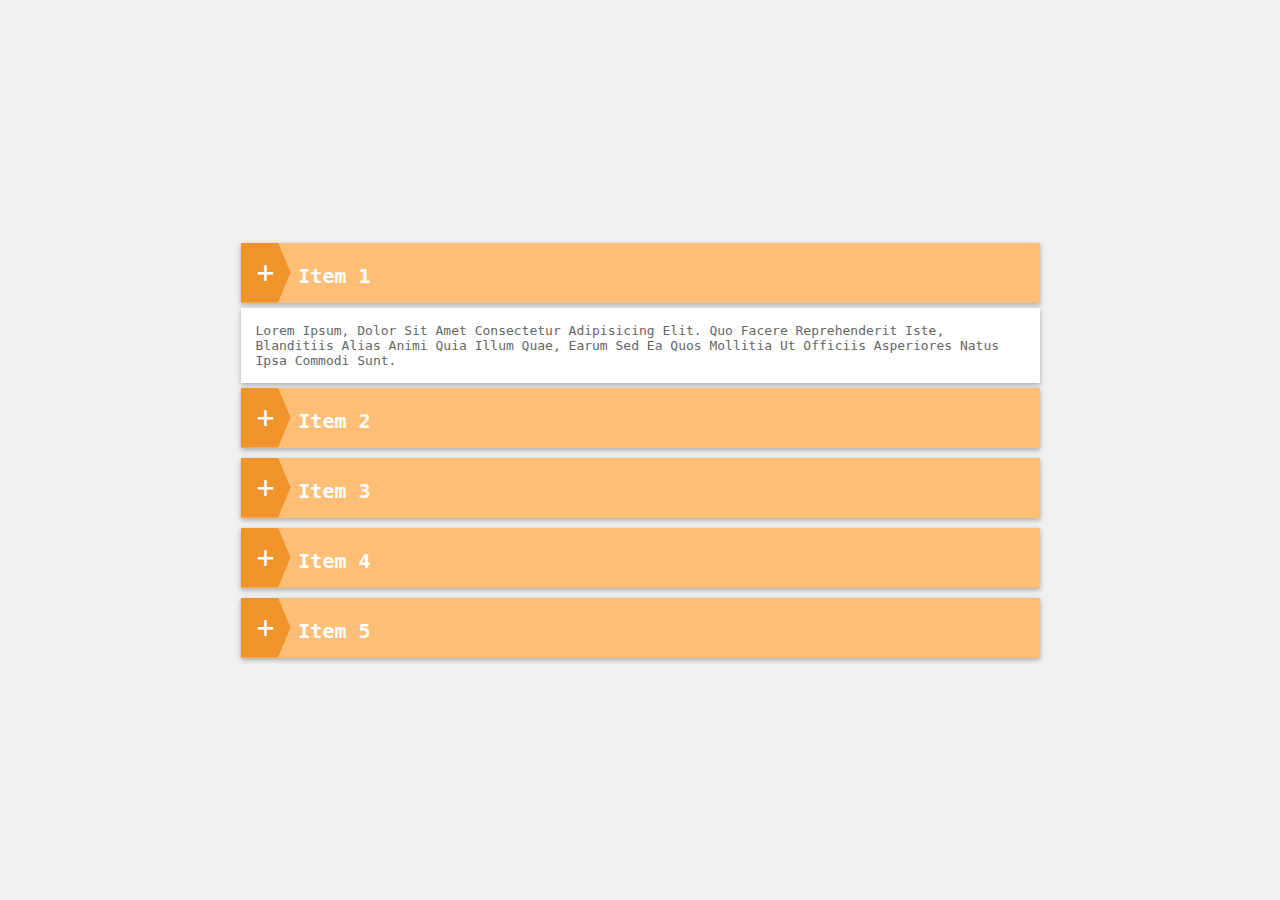
<file: AccordeonMenu/index.html>
<!DOCTYPE html>
<html lang="en">
<head>
    <meta charset="UTF-8">
    <meta http-equiv="X-UA-Compatible" content="IE=edge">
    <meta name="viewport" content="width=device-width, initial-scale=1.0">
    <link rel="stylesheet" href="style.css">
    <title>Accordeon</title>
</head>
<body>
    
    <div class="accordion-container">

        <div class="accordion">
            <div class="accordion-header">
                <span class="icon">+</span>
                <h3>item 1</h3>
            </div>
            <div class="accordion-body">
                <p>Lorem ipsum, dolor sit amet consectetur adipisicing elit. Quo facere reprehenderit iste, blanditiis alias animi quia illum quae, earum sed ea quos mollitia ut officiis asperiores natus ipsa commodi sunt.</p>
            </div>
        </div>

        <div class="accordion">
            <div class="accordion-header">
                <span class="icon">+</span>
                <h3>item 2</h3>
            </div>
            <div class="accordion-body">
                <p>Lorem ipsum, dolor sit amet consectetur adipisicing elit. Quo facere reprehenderit iste, blanditiis alias animi quia illum quae, earum sed ea quos mollitia ut officiis asperiores natus ipsa commodi sunt.</p>
            </div>
        </div>

        <div class="accordion">
            <div class="accordion-header">
                <span class="icon">+</span>
                <h3>item 3</h3>
            </div>
            <div class="accordion-body">
                <p>Lorem ipsum, dolor sit amet consectetur adipisicing elit. Quo facere reprehenderit iste, blanditiis alias animi quia illum quae, earum sed ea quos mollitia ut officiis asperiores natus ipsa commodi sunt.</p>
            </div>
        </div>
        <div class="accordion">
            <div class="accordion-header">
                <span class="icon">+</span>
                <h3>item 4</h3>
            </div>
            <div class="accordion-body">
                <p>Lorem ipsum, dolor sit amet consectetur adipisicing elit. Quo facere reprehenderit iste, blanditiis alias animi quia illum quae, earum sed ea quos mollitia ut officiis asperiores natus ipsa commodi sunt.</p>
            </div>
        </div>

        <div class="accordion">
            <div class="accordion-header">
                <span class="icon">+</span>
                <h3>item 5</h3>
            </div>
            <div class="accordion-body">
                <p>Lorem ipsum, dolor sit amet consectetur adipisicing elit. Quo facere reprehenderit iste, blanditiis alias animi quia illum quae, earum sed ea quos mollitia ut officiis asperiores natus ipsa commodi sunt.</p>
            </div>
        </div>


    </div>

<script src='https://cdnjs.cloudflare.com/ajax/libs/jquery/3.5.1/jquery.min.js'></script>
<script>
    $(document).ready(function(){

        $(".accordion-header").click(function(){
            $('.accordion .accordion-body').slideUp();
            $(this).next('.accordion-body').slideDown();
            $('.accordion .accordion-header .icon').text('+');
            $(this).children('.icon').text('-');
        })
    });
</script>    
</body>
</html>
</file>
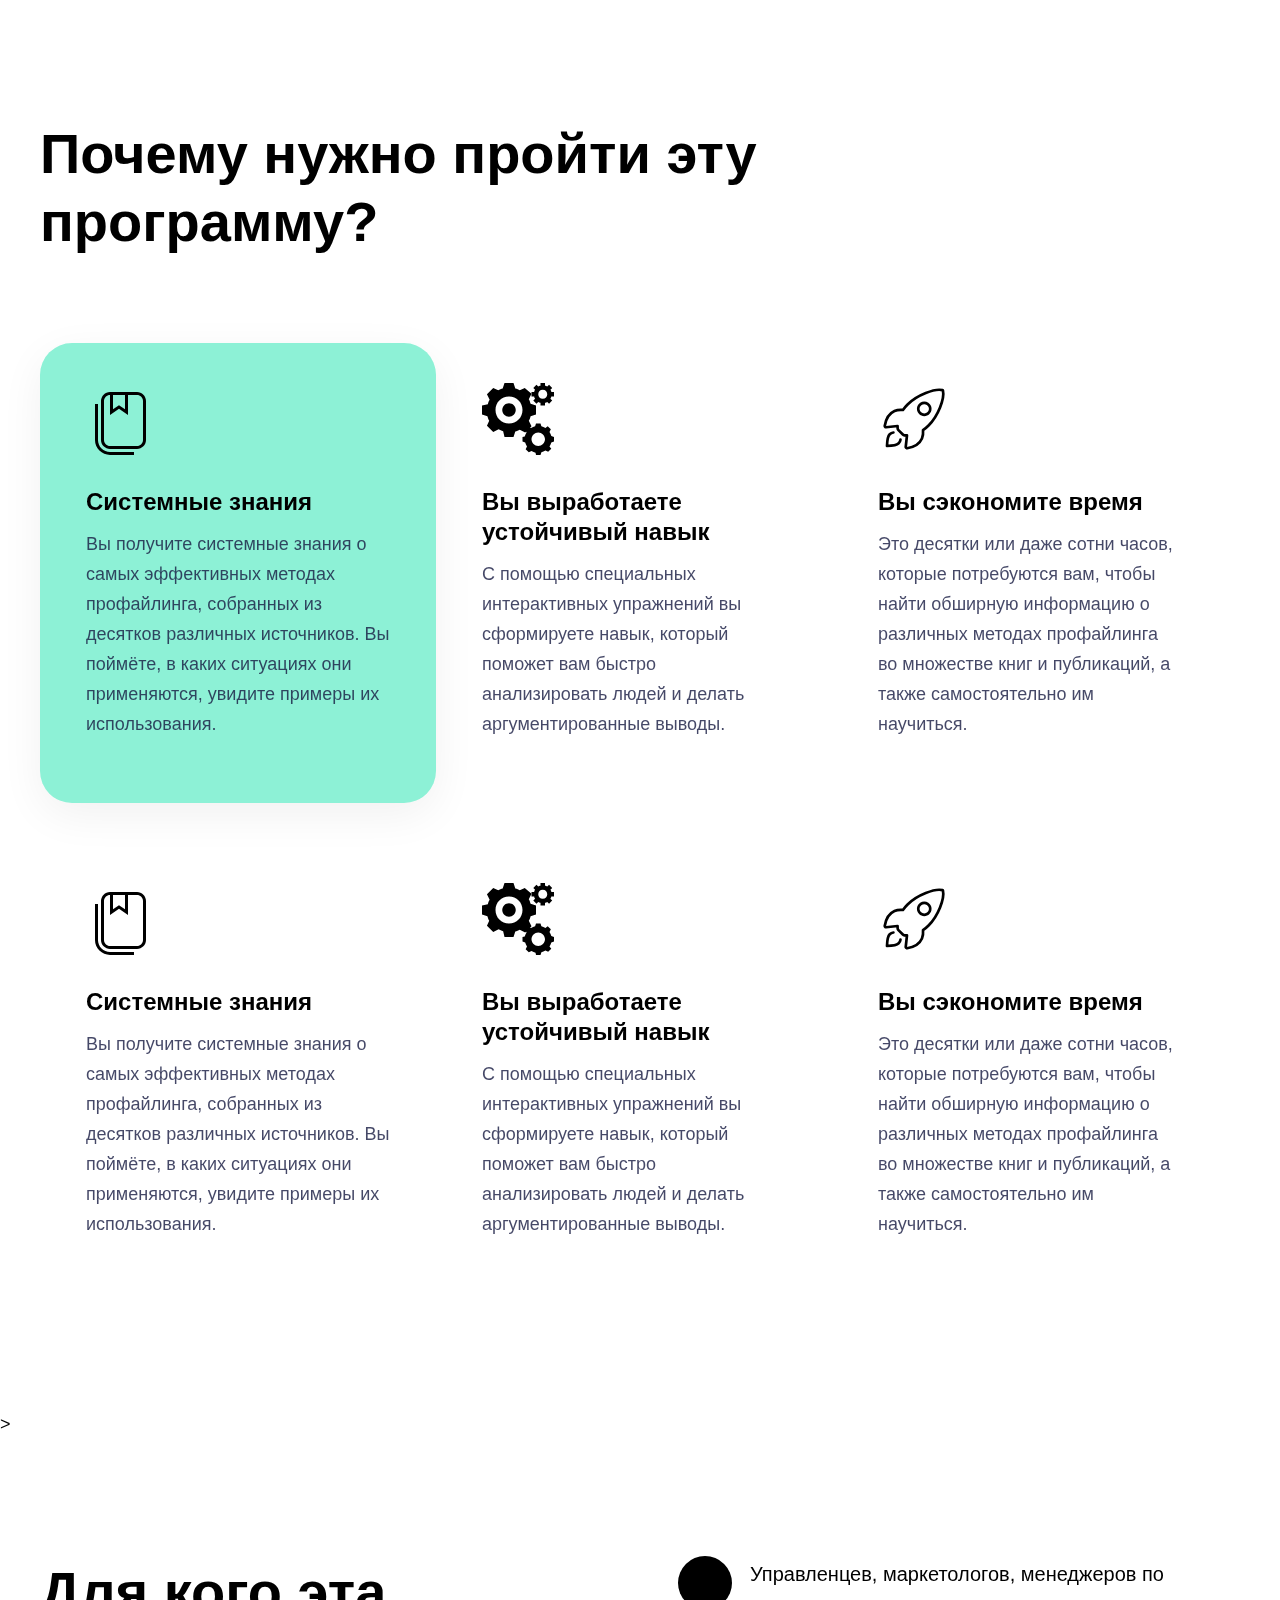
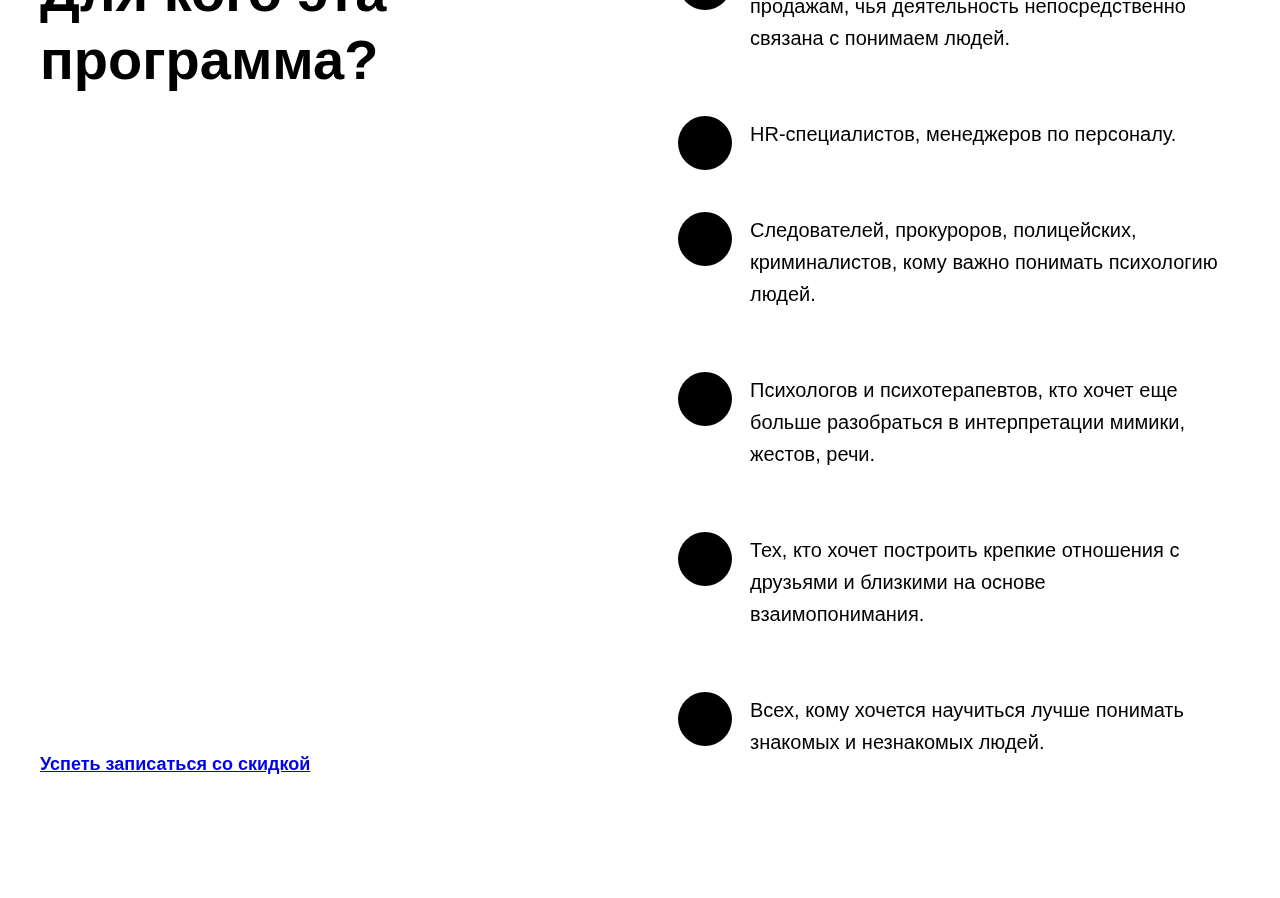
<file: Block_hover/index.html>
<!DOCTYPE html>
<html lang="en">
<head>
    <meta charset="UTF-8">
    <meta name="viewport" content="width=device-width, initial-scale=1.0">
    <title>Эффект наведения на блоке</title>
    <link rel="stylesheet" href="style.css">
</head>
<body>
    <div class="section-box why">
        <div class="z-container">
          <h2 class="why__heading heading-2">Почему нужно пройти эту программу?</h2>
          <div class="underheaddescr"></div>
            <div class="why__list">

                <div class="why__item advantage">
                    <div class="advantage__inner">
                        <div class="advantage__iconbox">
                            <span class="icon book">
                        </div>
                        <h4 class="advantage__title heading-5">Системные знания</h4>
                        <p class="advantage__text paragraph">Вы получите системные знания о самых эффективных методах профайлинга, собранных из десятков различных источников. Вы поймёте, в каких ситуациях они применяются, увидите примеры их использования.</p>
                    </div>
                </div>          
                
                <div class="why__item advantage">
                    <div class="advantage__inner">
                        <div class="advantage__iconbox">
                            <span class="icon cogs">
                        </div>
                        <h4 class="advantage__title heading-5">Вы выработаете устойчивый навык</h4>
                        <p class="advantage__text paragraph">С помощью специальных интерактивных упражнений вы сформируете навык, который поможет вам быстро анализировать людей и делать аргументированные выводы.</p>
                    </div>
                </div>          

                <div class="why__item advantage">
                    <div class="advantage__inner">
                        <div class="advantage__iconbox">
                            <span class="icon rocket">
                        </div>
                        <h4 class="advantage__title heading-5">Вы сэкономите время</h4>
                        <p class="advantage__text paragraph">Это десятки или даже сотни часов, которые потребуются вам, чтобы найти обширную информацию о различных методах профайлинга во множестве книг и публикаций, а также самостоятельно им научиться.</p>
                    </div>
                </div>


                <div class="why__item advantage">
                    <div class="advantage__inner">
                        <div class="advantage__iconbox">
                            <span class="icon book">
                        </div>
                        <h4 class="advantage__title heading-5">Системные знания</h4>
                        <p class="advantage__text paragraph">Вы получите системные знания о самых эффективных методах профайлинга, собранных из десятков различных источников. Вы поймёте, в каких ситуациях они применяются, увидите примеры их использования.</p>
                    </div>
                </div>          
                
                <div class="why__item advantage">
                    <div class="advantage__inner">
                        <div class="advantage__iconbox">
                            <span class="icon cogs">
                        </div>
                        <h4 class="advantage__title heading-5">Вы выработаете устойчивый навык</h4>
                        <p class="advantage__text paragraph">С помощью специальных интерактивных упражнений вы сформируете навык, который поможет вам быстро анализировать людей и делать аргументированные выводы.</p>
                    </div>
                </div>          

                <div class="why__item advantage">
                    <div class="advantage__inner">
                        <div class="advantage__iconbox">
                            <span class="icon rocket">
                        </div>
                        <h4 class="advantage__title heading-5">Вы сэкономите время</h4>
                        <p class="advantage__text paragraph">Это десятки или даже сотни часов, которые потребуются вам, чтобы найти обширную информацию о различных методах профайлинга во множестве книг и публикаций, а также самостоятельно им научиться.</p>
                    </div>
                </div>




            </div>
        </div>
    </div>>


    <div class="section-box for">
        <div class="z-container">
          <div class="for__content">
            <h2 class="for__heading heading-2">Для кого эта программа?</h2>
            <div class="for__list for-list">

              <div class="for-list__item paragraph paragraph_large">
                  <span class="icon icon-man-and-woman"></span>
                  <b></b>
                  Управленцев, маркетологов, менеджеров по продажам, чья деятельность непосредственно связана с понимаем людей.
              </div>          

              <div class="for-list__item paragraph paragraph_large">
                  <span class="icon icon-group"></span>
                  <b></b>
                  HR-специалистов, менеджеров по персоналу.
              </div>          
              
              <div class="for-list__item paragraph paragraph_large">
                  <span class="icon icon-discussion"></span>
                  <b></b>
                  Следователей, прокуроров, полицейских, криминалистов, кому важно понимать психологию людей.
              </div>          
              
              <div class="for-list__item paragraph paragraph_large">
                  <span class="icon icon-dreaming"></span>
                  <b></b>
                  Психологов и психотерапевтов, кто хочет еще больше разобраться в интерпретации мимики, жестов, речи.
              </div>          
              
              <div class="for-list__item paragraph paragraph_large">
                  <span class="icon icon-joy"></span>
                  <b></b>
                  Тех, кто хочет построить крепкие отношения с друзьями и близкими на основе взаимопонимания.
              </div>          
              
              <div class="for-list__item paragraph paragraph_large">
                  <span class="icon icon-talk"></span>
                  <b></b>
                  Всех, кому хочется научиться лучше понимать знакомых и незнакомых людей.
              </div>
            </div>


            <div class="for__button-wrap">
              <a href="#payblockland" class="button ">
                <span class="button__icon"></span> 
                <span class="button-title button__text">Успеть записаться со скидкой</span>
              </a>

            </div>
          </div>
        </div>
      </div>



<script src="script.js"></script>

</body>
</html>
</file>
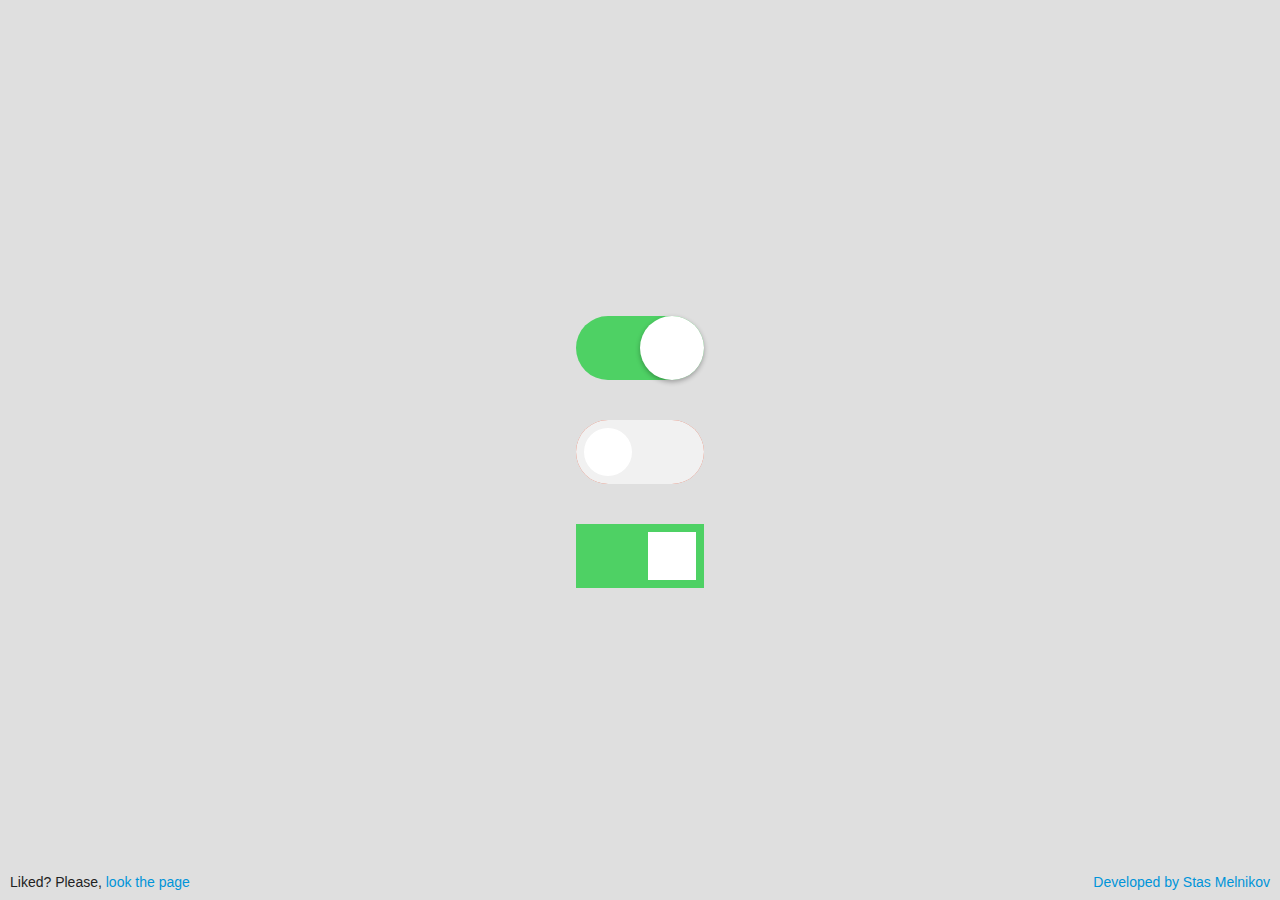
<file: Checkboxes/index.html>
<!DOCTYPE html>
<html >
<head>
  <meta charset="UTF-8">
  <title>Pure CSS Switches with Custom Properties</title>
  
  
  
      <link rel="stylesheet" href="css/style.css">

  
</head>

<body>
  <div class="page">
  <div class="page__demo">
    <div class="main-container">
      <div class="page__container">   
        <label class="switch switch_type1" role="switch">
          <input type="checkbox" class="switch__toggle" checked>
          <span class="switch__label"></span>
        </label>
        <label class="switch switch_type2" role="switch">
          <input type="checkbox" class="switch__toggle">
          <span class="switch__label"></span>
        </label>        
        <label class="switch switch_type3" role="switch">
          <input type="checkbox" class="switch__toggle" checked>
          <span class="switch__label"></span>
        </label>                
      </div>
    </div>
  </div>
  <footer class="footer">
    <div class="main-container footer__container">
      <span>Liked? Please, 
        <a href="https://stas-melnikov.ru/donate/" rel="noopener noreferrer" target="_blank">look the page</a>     
      </span>  
      <a href="https://stas-melnikov.ru" class="melnik909" rel="noopener noreferrer" target="_blank">Developed by Stas Melnikov</a>
    </div>
  </footer>
</div>
  
  
</body>
</html>
</file>
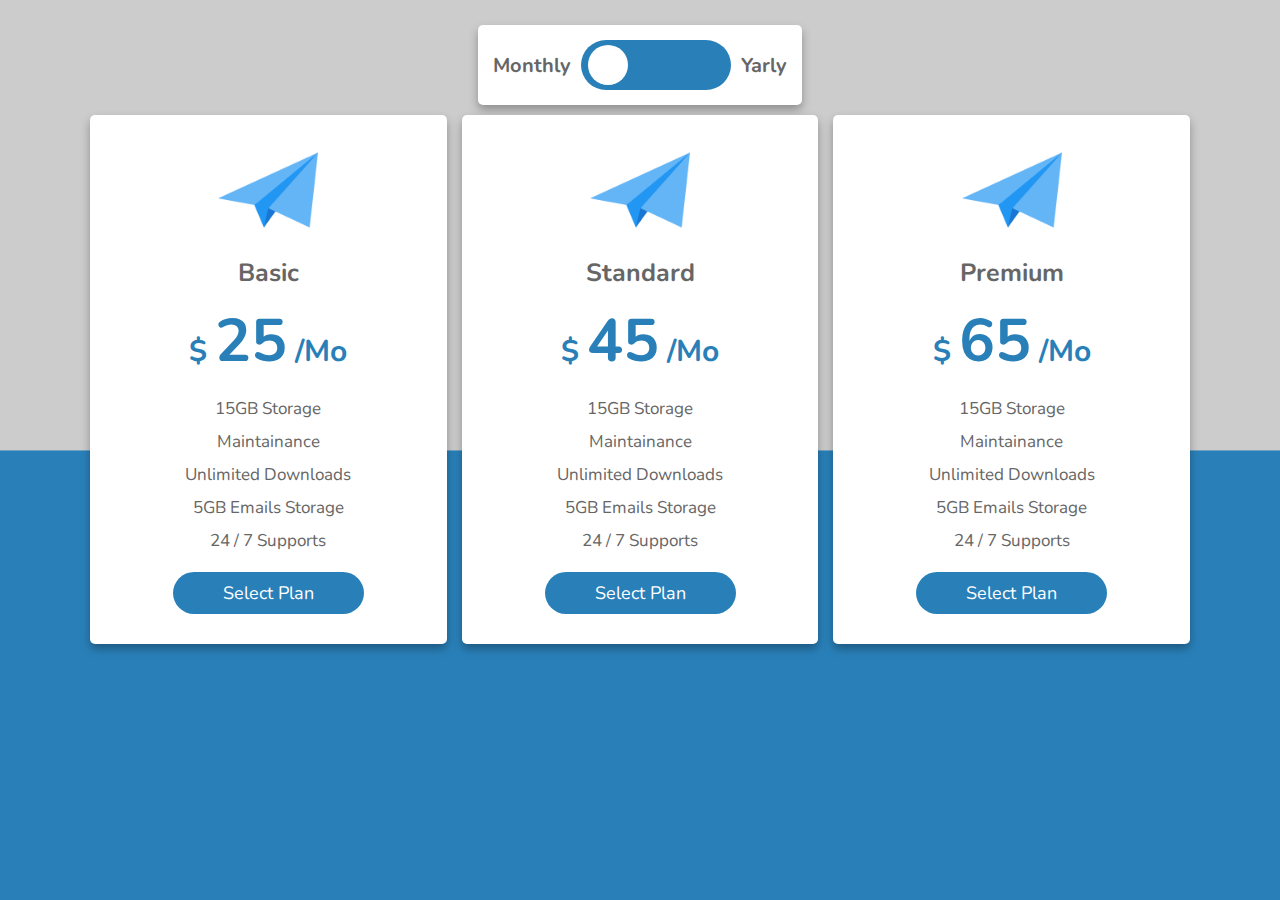
<file: PricingTable/index.html>
<!DOCTYPE html>
<html lang="en">
<head>
    <meta charset="UTF-8">
    <meta http-equiv="X-UA-Compatible" content="IE=edge">
    <meta name="viewport" content="width=device-width, initial-scale=1.
    0">
    <link rel="stylesheet" href="style.css">
    <title>Pricing Table</title>
</head>
<body>
    
    <div class="container">

        <div class="price-toggler-container">
            <span>monthly</span>
            <div class="price-toggler">

            </div>
            <span>yarly</span>

        </div>

        <div class="box-container">

            <div class="box">
                <img src="blue-paper-plane.png" alt="">
                <h3>basic</h3>
                <div class="amount">
                    <span class="currency">$</span>
                    <span class="price">25</span>
                    <span class="duration">/mo</span>
                </div>
                <ul>
                    <li>15GB storage</li>
                    <li>maintainance</li>
                    <li>unlimited downloads</li>
                    <li>5GB emails storage</li> 
                    <li>24 / 7 supports</li>
                </ul>
                <a href="#" class="btn">select plan</a>
            </div>

            <div class="box">
                <img src="blue-paper-plane.png" alt="">
                <h3>standard</h3>
                <div class="amount">
                    <span class="currency">$</span>
                    <span class="price">45</span>
                    <span class="duration">/mo</span>
                </div>
                <ul>
                    <li>15GB storage</li>
                    <li>maintainance</li>
                    <li>unlimited downloads</li>
                    <li>5GB emails storage</li> 
                    <li>24 / 7 supports</li>
                </ul>
                <a href="#" class="btn">select plan</a>
            </div>

            <div class="box">
                <img src="blue-paper-plane.png" alt="">
                <h3>premium</h3>
                <div class="amount">
                    <span class="currency">$</span>
                    <span class="price">65</span>
                    <span class="duration">/mo</span>
                </div>
                <ul>
                    <li>15GB storage</li>
                    <li>maintainance</li>
                    <li>unlimited downloads</li>
                    <li>5GB emails storage</li> 
                    <li>24 / 7 supports</li>
                </ul>
                <a href="#" class="btn">select plan</a>
            </div>


        </div>

    </div>

<script>

let priceToggler = document.querySelector('.price-toggler');
let price = document.querySelectorAll('.price');
let duration = document.querySelectorAll('.duration');

priceToggler.onclick = () =>{

    priceToggler.classList.toggle('active');

    if(priceToggler.classList.contains('active')){

        for(var k = 0; k < price.length; k++) {
            price[k].innerText = price[k].innerText * 10;
        }

        for(var i = 0; i < duration.length; i++) {
            duration[i].innerText = '/yr';
        }

    }else{
        for(var k = 0; k < price.length; k++) {
            price[k].innerText = price[k].innerText / 10;
        }
        
        for(var i = 0; i < duration.length; i++) {
            duration[i].innerText = '/mo';
        }



    }

}

</script>

</body>
</html>
</file>
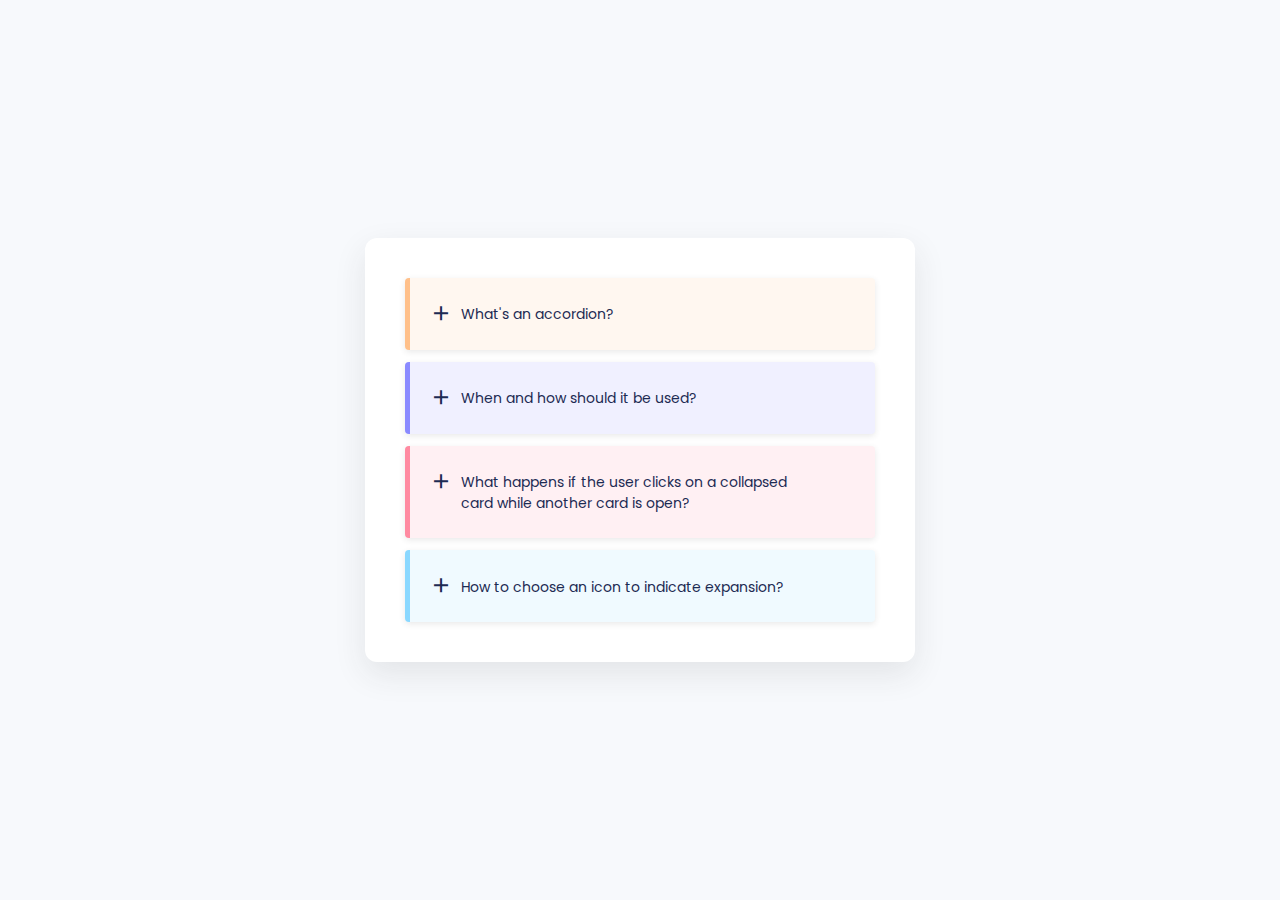
<file: Responsive-accordion/index.html>
<!DOCTYPE html>
    <html lang="en">
    <head>
        <meta charset="UTF-8">
        <meta name="viewport" content="width=device-width, initial-scale=1.0">

        <!--=============== BOXICONS ===============-->
        <link rel="stylesheet" href="https://cdn.jsdelivr.net/npm/boxicons@latest/css/boxicons.min.css">

        <!--=============== CSS ===============-->
        <link rel="stylesheet" href="assets/css/styles.css">

        <title>Accordion</title>
    </head>
    <body>
        <section class="accordion container">
            <div class="accordion__container">
                <div class="accordion__item">
                    <header class="accordion__header">
                        <i class='bx bx-plus accordion__icon'></i>
                        <h3 class="accordion__title">What's an accordion?</h3>
                    </header>
    
                    <div class="accordion__content">
                        <p class="accordion__description">
                            An accordion always contains the category title, an expanded and a collapsed state, 
                            an icon indicating expansion, and the spacing between them.
                        </p>
                    </div>
                </div>

                <div class="accordion__item">
                    <header class="accordion__header">
                        <i class='bx bx-plus accordion__icon'></i>
                        <h3 class="accordion__title">When and how should it be used?</h3>
                    </header>
    
                    <div class="accordion__content">
                        <p class="accordion__description">
                            It should be used when users only need a few key concepts or descriptions 
                            of the content on a single page.
                        </p>
                    </div>
                </div>

                <div class="accordion__item">
                    <header class="accordion__header">
                        <i class='bx bx-plus accordion__icon'></i>
                        <h3 class="accordion__title">What happens if the user clicks on a collapsed card while another card is open?</h3>
                    </header>
    
                    <div class="accordion__content">
                        <p class="accordion__description">
                            It happens that the open card was closed, to give way to the information of the next 
                            open card, but there are different designs that prefer it the other way around.
                        </p>
                    </div>
                </div>

                <div class="accordion__item">
                    <header class="accordion__header">
                        <i class='bx bx-plus accordion__icon'></i>
                        <h3 class="accordion__title">How to choose an icon to indicate expansion?</h3>
                    </header>
    
                    <div class="accordion__content">
                        <p class="accordion__description">
                            You must choose a different icon to open and close, so that the user 
                            understands what action he took.
                        </p>
                    </div>
                </div>
            </div>
        </section>

        <!--=============== MAIN JS ===============-->
        <script src="assets/js/main.js"></script>
    </body>
</html>
</file>
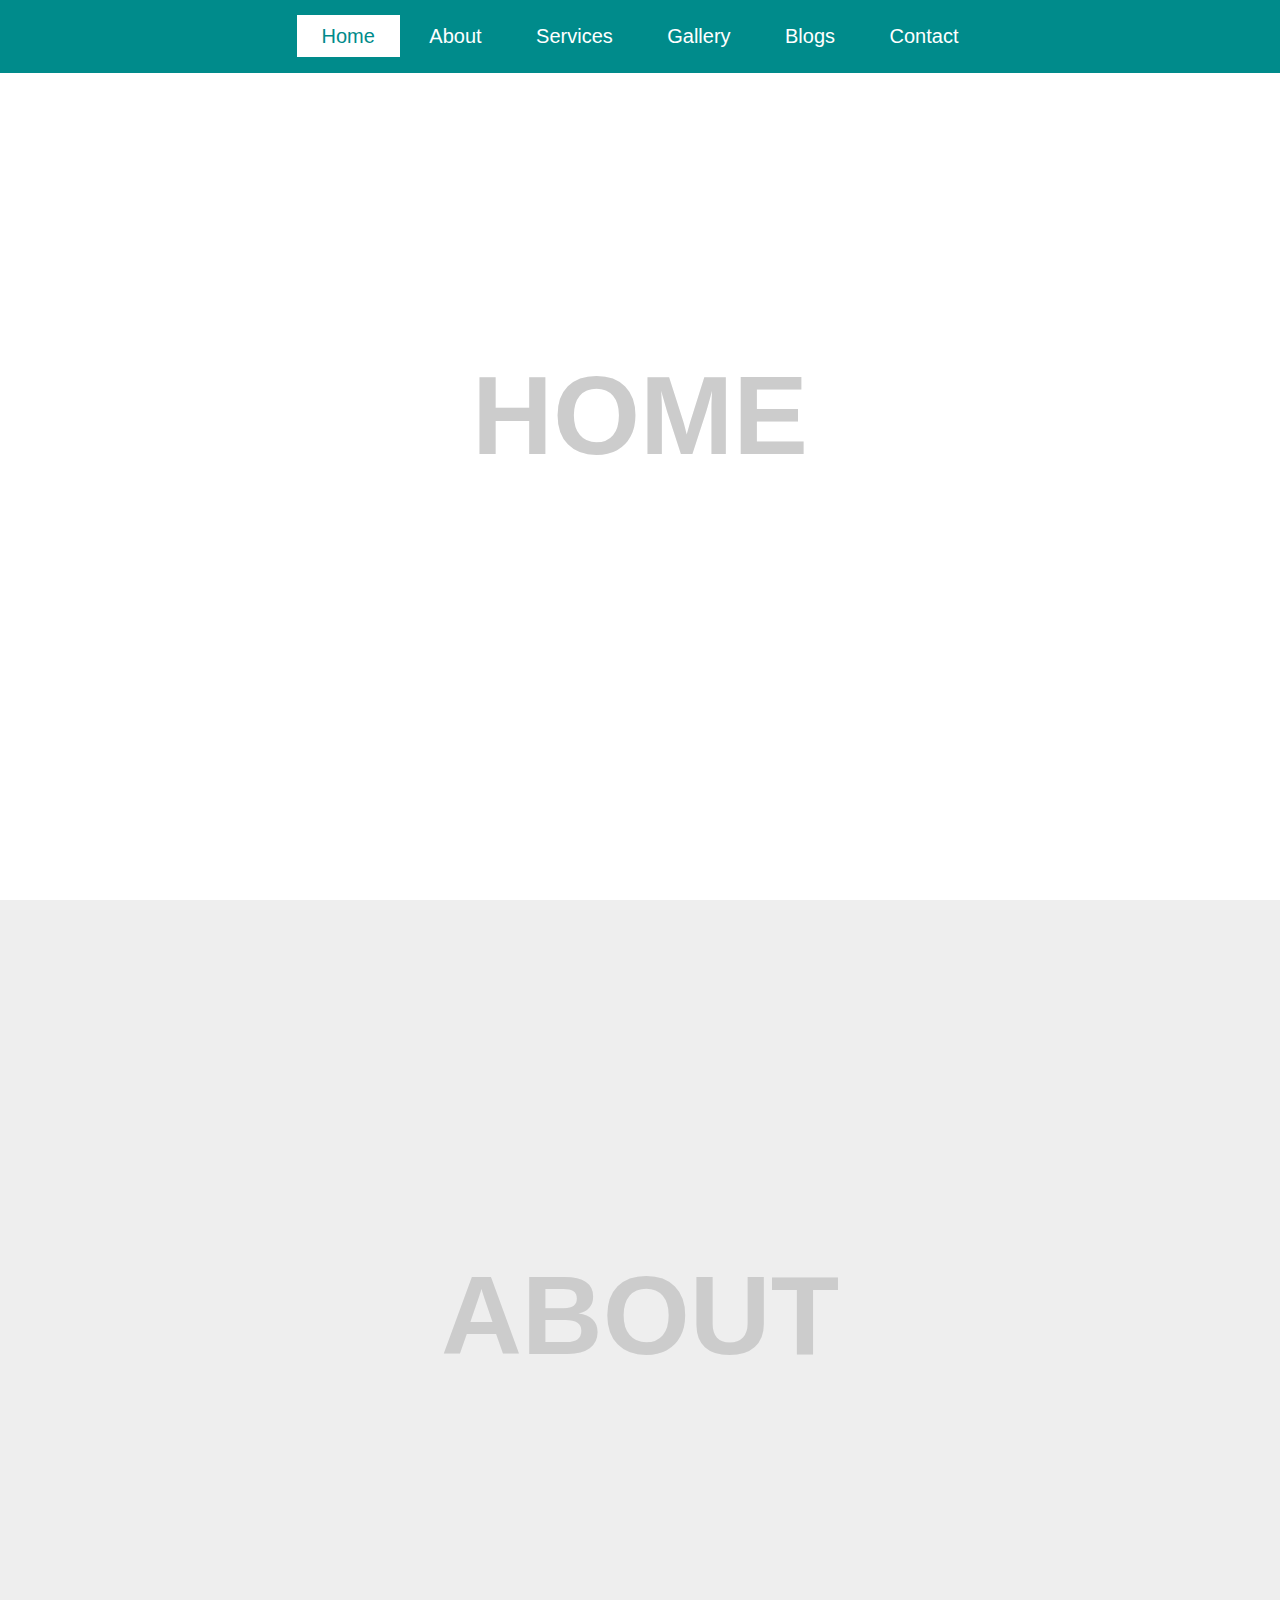
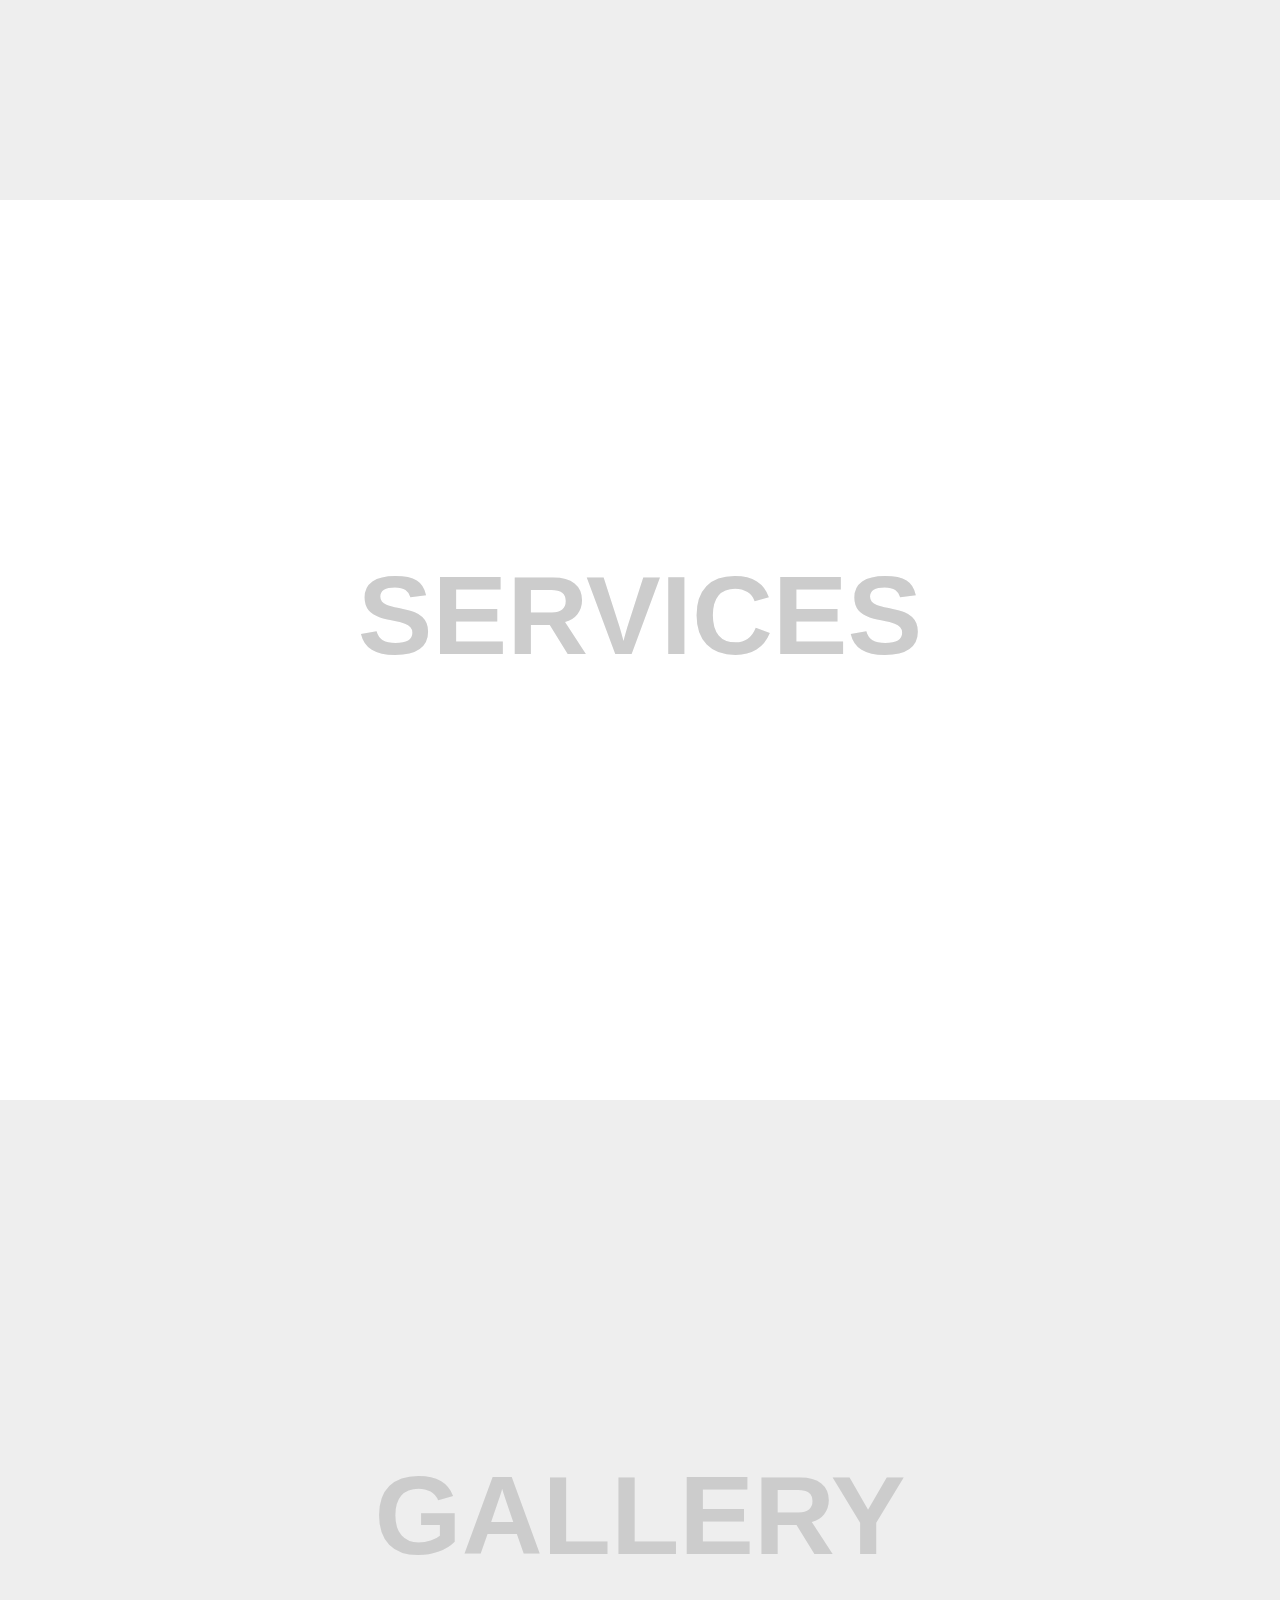
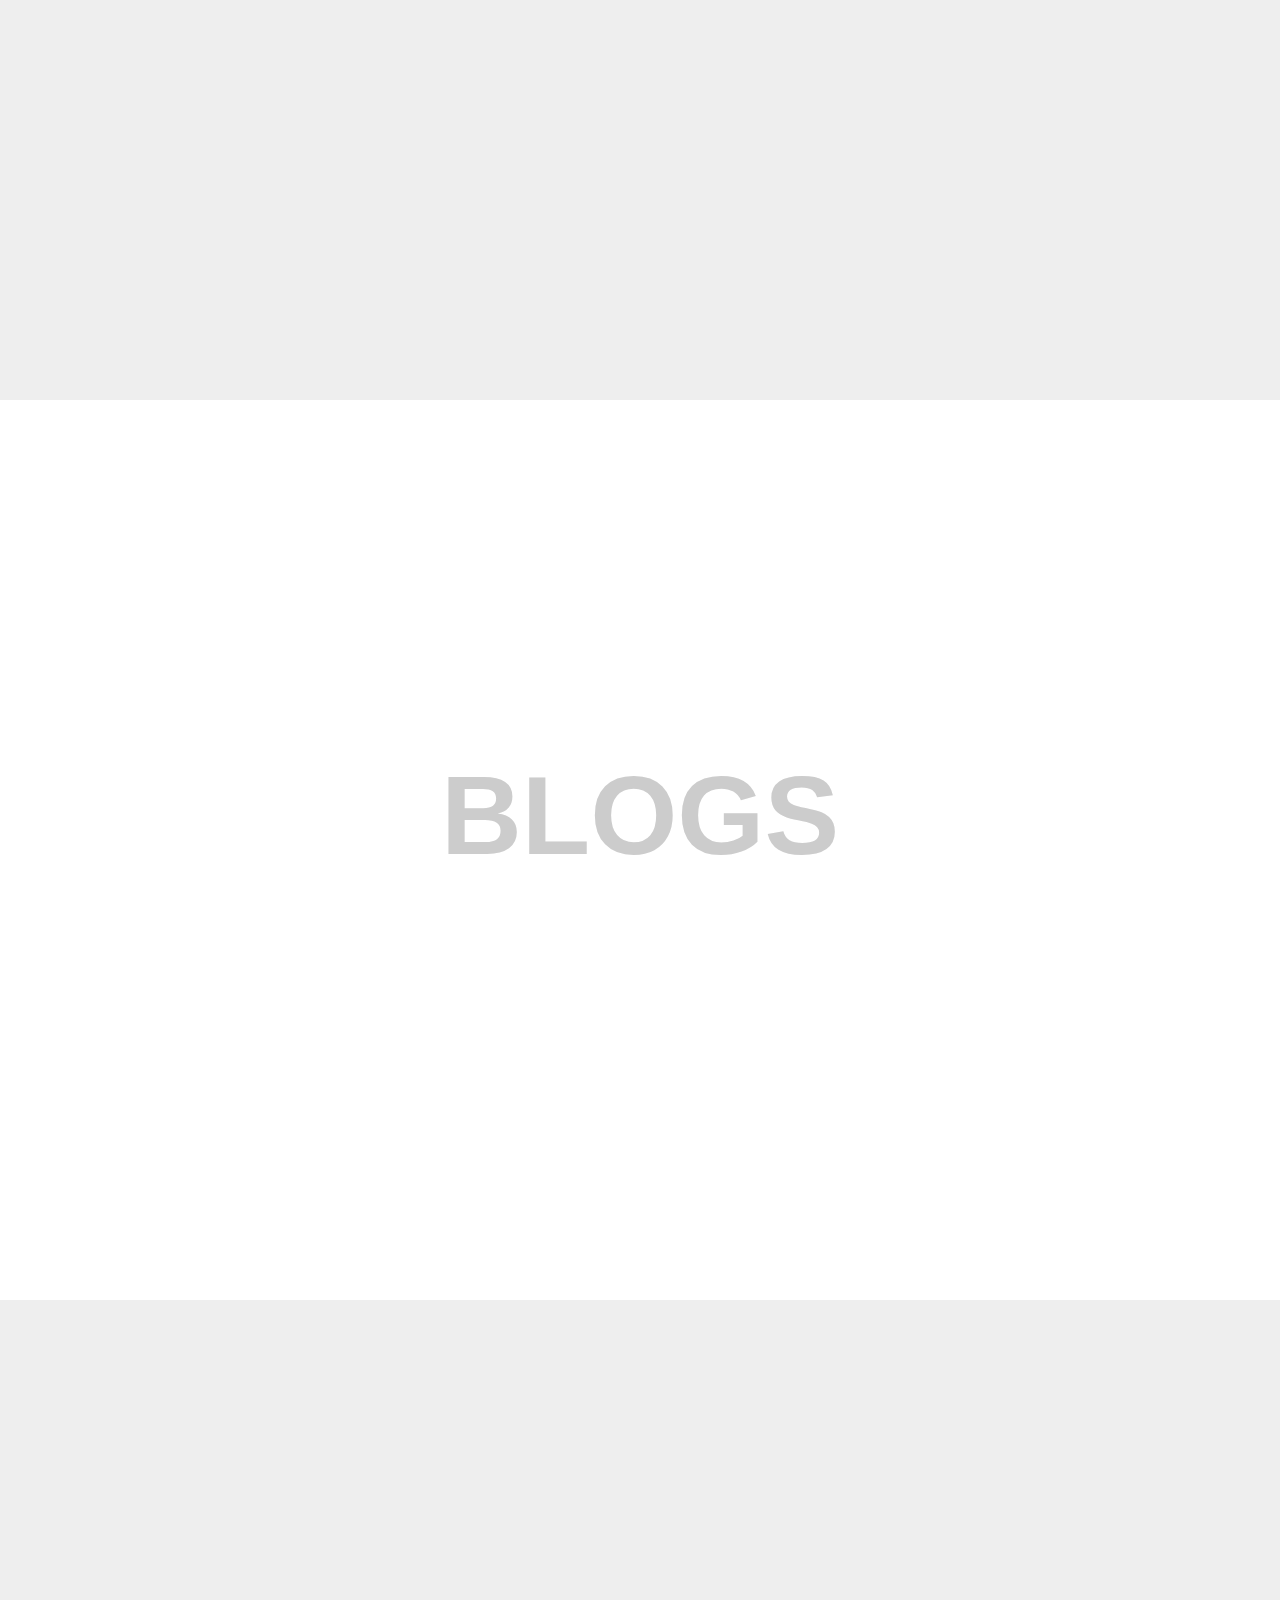
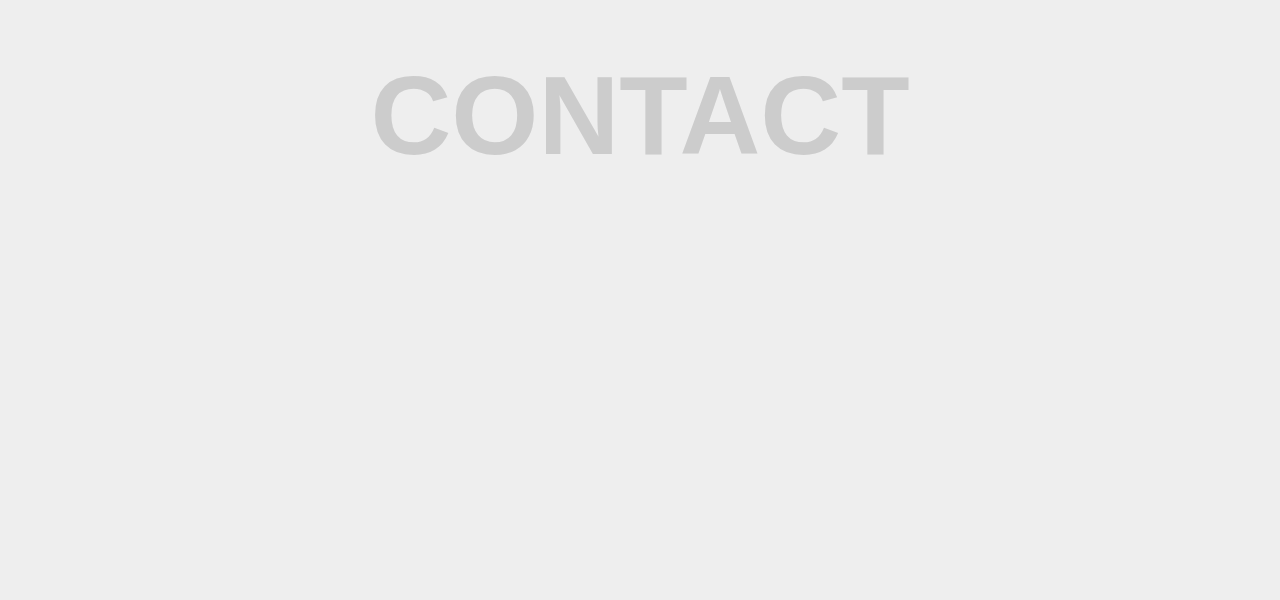
<file: ScrollSpy/index.html>
<!DOCTYPE html>
<html lang="en">
<head>
    <meta charset="UTF-8">
    <meta http-equiv="X-UA-Compatible" content="IE=edge">
    <meta name="viewport" content="width=device-width, initial-scale=1.0">
    <link rel="stylesheet" href="style.css">
    <title>Scroll Spy</title>
</head>
<body>
    <header>

        <nav>
            <a class='active' href="#home">home</a>
            <a href="#about">about</a>
            <a href="#services">services</a>
            <a href="#gallery">gallery</a>
            <a href="#blogs">blogs</a>
            <a href="#contact">contact</a>
        </nav>
    </header>

<section id="home">home</section>
<section id="about">about</section>
<section id="services">services</section>
<section id="gallery">gallery</section>
<section id="blogs">blogs</section>
<section id="contact">contact</section>

<script>

let section = document.querySelectorAll('section');
let navLinks = document.querySelectorAll('header nav a');

let idshnik = document.querySelector("header nav a[href*='gs']");
console.log(idshnik);

window.onscroll = () => {

    section.forEach(sec => {
        let top = window.scrollY;
        let offset = sec.offsetTop - 150;
        let height = sec.offsetHeight;
        let id = sec.getAttribute('id');

//        console.log(top, offset,height,id);
        if(top >= offset && top < offset + height){
            navLinks.forEach(links =>{
                links.classList.remove('active');
                document.querySelector('header nav a[href*=' + id + ']').classList.add('active');
            })
        }


    })



}


</script>


</body>
</html>
</file>
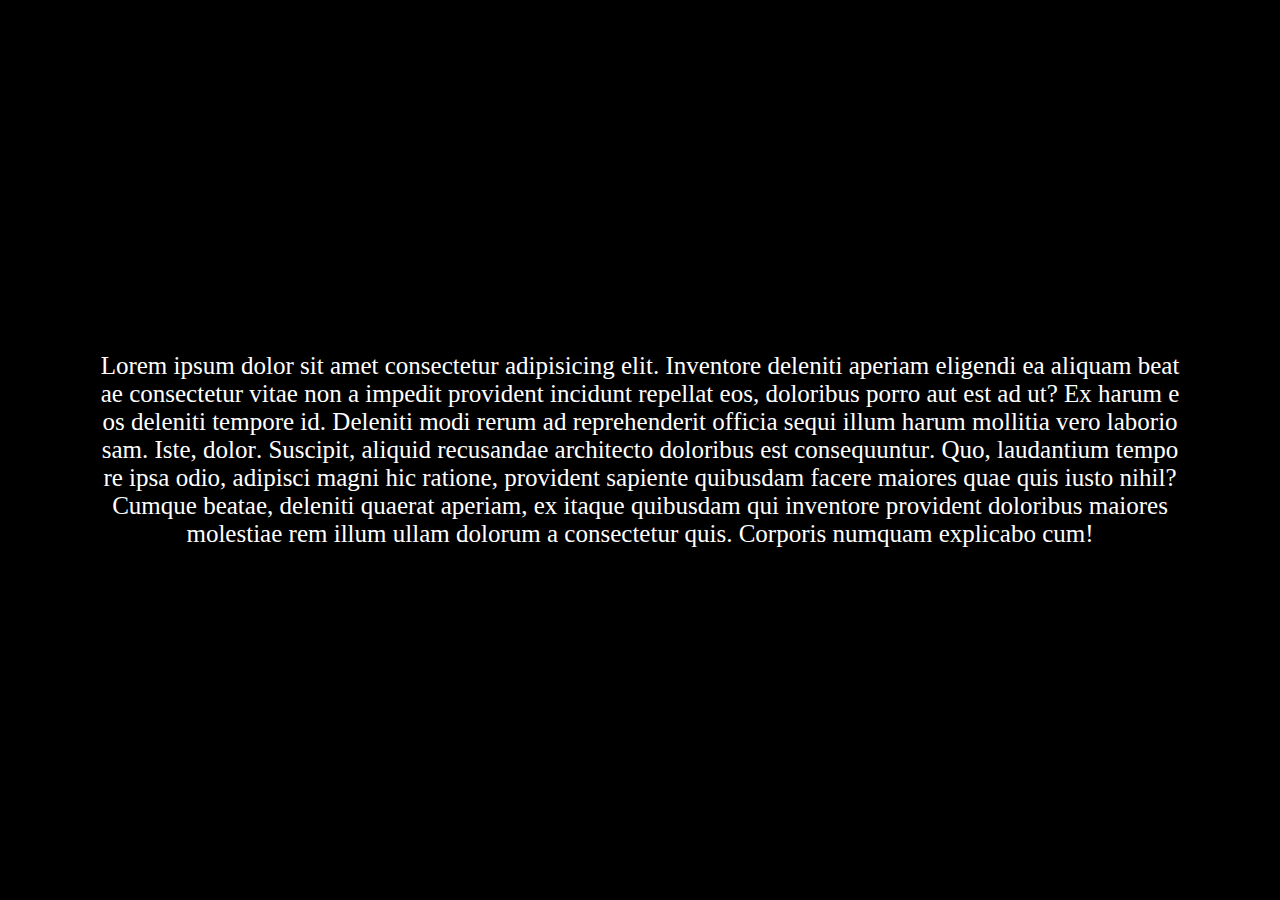
<file: TextHoverEffect/index.html>
<!DOCTYPE html>
<html lang="en">
<head>
    <meta charset="UTF-8">
    <meta http-equiv="X-UA-Compatible" content="IE=edge">
    <meta name="viewport" content="width=device-width, initial-scale=1.0">
    <link rel="stylesheet" href="style.css">
    <title>Hover effect</title>
</head>
<body>
    <div class="container">
        <p class="text">Lorem ipsum dolor sit amet consectetur adipisicing elit. Inventore deleniti aperiam eligendi ea aliquam beatae consectetur vitae non a impedit provident incidunt repellat eos, doloribus porro aut est ad ut? Ex harum eos deleniti tempore id. Deleniti modi rerum ad reprehenderit officia sequi illum harum mollitia vero laboriosam. Iste, dolor. Suscipit, aliquid recusandae architecto doloribus est consequuntur. Quo, laudantium tempore ipsa odio, adipisci magni hic ratione, provident sapiente quibusdam facere maiores quae quis iusto nihil? Cumque beatae, deleniti quaerat aperiam, ex itaque quibusdam qui inventore provident doloribus maiores molestiae rem illum ullam dolorum a consectetur quis. Corporis numquam explicabo cum!</p>
    </div>

    </div>
<script src='script.js'></script>
</body>
</html>
</file>
<file: AccordeonMenu/style.css>
*{
    margin: 0;padding: 0;
    box-sizing: border-box;
    text-transform: capitalize;
    font-family: monospace;
}

.accordion-container {
    min-height: 100vh;
    display: flex;
    align-items: center;
    justify-content: center;
    flex-flow: column;
    background-color: #f0f0f0;
}


.accordion-container  .accordion{
    width: 799px;
}


.accordion-container  .accordion .accordion-header {
    width: 100%;
    background-color: #ffbe76;
    color: #fff;
    margin: 5px 0;
    box-shadow: 0 2px 5px rgba(0,0,0,.3);
    cursor: pointer;
}

.accordion-container  .accordion .accordion-header .icon{
    display: inline-block;
    font-size: 30px;
    height: 60px;
    width: 50px;
    line-height: 60px;
    background-color: #f0932b;
    text-align: center;
    clip-path: polygon(0% 0%, 75% 0%, 100% 50%, 75% 100%, 0% 100%);
}

.accordion-container  .accordion .accordion-header h3{
    display: inline;
    font-size: 20px;
}

.accordion-container  .accordion .accordion-body{
    padding: 15px;
    box-shadow: 0 2px 5px rgba(0,0,0,.3);
    background-color: #fff;
    color: #666;
    display: none;
}

.accordion-container  .accordion:nth-child(1) .accordion-body{
    display: block;
}

@media (max-width: 768px){
    .accordion-container  .accordion{
        width: 90%;
    }
  
}
</file>
<file: Block_hover/style.css>
@charset "UTF-8";
/* Box sizing rules */
*,
*::before,
*::after {
  -webkit-box-sizing: border-box;
          box-sizing: border-box;
}

/* Remove default padding */
ul[class],
ol[class] {
  padding: 0;
}

/* Remove default margin */
body,
h1,
h2,
h3,
h4,
p,
ul[class],
ol[class],
figure,
blockquote,
dl,
dd {
  margin: 0;
}

/* Set core body defaults */
body {
  min-height: 100vh;
  scroll-behavior: smooth;
  text-rendering: optimizeSpeed;
  line-height: 1.5;
}

body  { font-family: 'Roboto', sans-serif; font-weight: 300; margin:0; padding:0; font-size: 18px; }

/* Remove list styles on ul, ol elements with a class attribute */
ul[class],
ol[class] {
  list-style: none;
}


.heading-1,
.heading-2,
.heading-3,
.heading-4,
.heading-5,
.heading-6 {
  font-family: 'Raleway', sans-serif;
  font-weight: 800;
  margin: 0;
  padding: 0;
  border: none;
  text-align: left;
}

.section-box {
    padding-top: 52px;
    padding-bottom: 52px;
  }
  
  @media (min-width: 768px) {
    .section-box {
      padding-top: 68px;
      padding-bottom: 68px;
    }
  }
  
  @media (min-width: 992px) {
    .section-box {
      padding-top: 100px;
      padding-bottom: 100px;
    }
  }
  
  @media (min-width: 1280px) {
    .section-box {
      padding-top: 120px;
      padding-bottom: 120px;
    }
  }
  

  .z-container {
    padding-left: 20px;
    padding-right: 20px;
    max-width: 1200px;
    margin: 0 auto;
    -webkit-box-sizing: content-box;
            box-sizing: content-box;
  }
  
  @media (min-width: 480px) {
    .z-container {
      padding-left: 32px;
      padding-right: 32px;
    }
  }
  
  @media (min-width: 768px) {
    .z-container {
      padding-left: 40px;
      padding-right: 40px;
    }
  }


.why__heading {
    max-width: 800px;
  }

.heading-2 {
    font-size: 30px;
    line-height: 40px;
  }
  
  @media (min-width: 768px) {
    .heading-2 {
      font-size: 46px;
      line-height: 60px;
    }
  }
  
  @media (min-width: 992px) {
    .heading-2 {
      font-size: 48px;
      line-height: 60px;
    }
  }
  
  @media (min-width: 1280px) {
    .heading-2 {
      font-size: 56px;
      line-height: 68px;
    }
  }


.reviews .heading-2 b {
    display: inline-block;
    color: #3D5AFE;
    font-weight: 800;
    white-space: nowrap;
  }

 
.heading-5 {
    font-size: 20px;
    line-height: 30px;
  }
  
  @media (min-width: 768px) {
    .heading-5 {
      font-size: 26px;
      line-height: 36px;
    }
  }


  .paragraph {
    font-size: 16px;
    line-height: 26px;
    font-weight: 400;
  }
  
  @media (min-width: 768px) {
    .paragraph {
      font-size: 18px;
      line-height: 30px;
    }
  }
  
  .paragraph_bold {
    font-weight: 700;
  }
  
  .paragraph_large {
    font-size: 16px;
    line-height: 26px;
  }
  
  @media (min-width: 768px) {
    .paragraph_large {
      font-size: 20px;
      line-height: 32px;
    }
  }
  
  .paragraph_extra-large {
    font-size: 16px;
    line-height: 26px;
  }
  
  @media (min-width: 768px) {
    .paragraph_extra-large {
      font-size: 20px;
      line-height: 36px;
    }
  }
  
  .paragraph_small {
    font-size: 16px;
    line-height: 26px;
  }
  
  .button-title {
    font-family: 'Raleway', sans-serif;
    font-size: 18px;
    line-height: 22px;
    font-weight: 600;
  }
  


  .underheaddescr {
    font-size: 20px;
    margin: 35px 0 25px;
    max-width: 900px;
    line-height: 200%;
  }
  
  @media (max-width: 768px) {
    .underheaddescr {
      font-size: 17px;
      margin: 25px 0 15px;
    }
  }

  .why__list {
    margin-top: 40px;
  }
  
    
  @media (min-width: 768px) {
    .why__list {
      margin-top: 8px;
    }
    .why__item {
      margin-top: 40px;
    }
  }
  
  @media (min-width: 992px) {
    .why__list {
      display: -webkit-box;
      display: -ms-flexbox;
      display: flex;
      -ms-flex-wrap: wrap;
          flex-wrap: wrap;
      margin-top: 0;
      position: relative;
    }
    .why__list::before {
      content: '';
      -webkit-box-shadow: 0px 12px 44px rgba(0, 0, 0, 0.06);
              box-shadow: 0px 12px 44px rgba(0, 0, 0, 0.06);
      border-radius: 32px;
      background-color: #FFF;
      background-color: #8df1d6;
      position: absolute;
      left: 0;
      top: 52px;
      width: 33%;
      height: 460px;
      z-index: -1;
      -webkit-transform: translate3d(0%, 0px, 0px);
              transform: translate3d(0%, 0px, 0px);
      -webkit-transition: all 0.5s ease 0s;
      transition: all 0.5s ease 0s;
    }
    .why__list_hover_2::before {
      -webkit-transform: translate3d(100%, 0px, 0px);
              transform: translate3d(100%, 0px, 0px);
      background-color: #C9FFD1;
    }
    .why__list_hover_3::before {
      -webkit-transform: translate3d(200%, 0px, 0px);
              transform: translate3d(200%, 0px, 0px);
      background-color: #C9D5FF;
    }
    .why__list_hover_4::before {
      top: 104px;
      -webkit-transform: translate3d(0px, 100%, 0px);
              transform: translate3d(0px, 100%, 0px);
      background-color: #FFEFC5;
    }
    .why__list_hover_5::before {
      top: 104px;
      -webkit-transform: translate3d(100%, 100%, 0px);
              transform: translate3d(100%, 100%, 0px);
      background-color: #FFDCC9;
    }
    .why__list_hover_6::before {
      top: 104px;
      -webkit-transform: translate3d(200%, 100%, 0px);
              transform: translate3d(200%, 100%, 0px);
      background-color: #d4eaff;
    }
    .why__item {
      margin-top: 52px;
      -webkit-box-flex: 0;
          -ms-flex: 0 1 33%;
              flex: 0 1 33%;
    }
  }


  .why__item {
    margin-top: 28px;
  }
  
  @media (min-width: 480px) {
    .why__item {
      margin-top: 32px;
    }
  }
  
  @media (min-width: 768px) {
    .why__list {
      margin-top: 8px;
    }
    .why__item {
      margin-top: 40px;
    }
  }

 
  .advantage {
    padding: 32px 24px 62px;
  }
  
  .advantage__icon {
    width: 40px;
  }
  
  .advantage__title {
    margin-top: 24px;
  }
  
  .advantage__text {
    margin-top: 12px;
    color: rgba(22, 26, 65, 0.8);
  }
  
  @media (min-width: 480px) {
    .advantage {
      padding: 32px 32px 62px;
    }
  }
  
  @media (min-width: 768px) {
    .advantage {
      padding: 52px 32px 76px;
      text-align: center;
    }
    .advantage__title {
      text-align: center;
      font-size: 24px;
      line-height: 30px;
    }
    .advantage__icon {
      width: 60px;
      margin: 0 auto;
    }
  }
  
  @media (min-width: 992px) {
    .advantage {
      text-align: left;
      padding: 52px 46px 36px 46px;
      min-height: 460px;
    }
    .advantage__title {
      text-align: left;
    }
    .advantage__icon {
      margin: 0 auto 0 0;
    }
  }
  

@media (min-width: 1280px) {
    .icon {
        width: 40px;
        height: 40px;
        margin-right: 20px;
        -webkit-box-flex: 0;
            -ms-flex: 0 0 40px;
                flex: 0 0 40px;
        -webkit-filter: brightness(0);
                filter: brightness(0);
      }
      
}


@media (min-width: 768px) {
    .icon {
        margin: 0;
        width: 60px;
        height: 60px;
        -webkit-box-flex: 0;
            -ms-flex: 0 0 60px;
                flex: 0 0 60px;
      }
}

.book {
    display: inline-block;
    background: center no-repeat;
    background-size: cover;
    width: 4em;
    height: 4em;
  }
.cogs {
    display: inline-block;
    background: center no-repeat;
    background-size: cover;
    width: 4em;
    height: 4em;
  }
  
.rocket {
    display: inline-block;
    background: center no-repeat;
    background-size: cover;
    width: 4em;
    height: 4em;
  }
  

.book {
    background-image: url("icons/book.svg");
  }
.cogs {
    background-image: url("icons/cogs.svg");
  }
.rocket {
    background-image: url("icons/rocket.svg");
  }



  .for-list__item {
    position: relative;
    margin-top: 80px;
  }
  
  .for-list__item .icon {
    width: 70px;
    height: 70px;
    margin-top: 0;
    position: absolute;
    left: -10px;
    top: -64px;
  }
  
  .for-list__item .icon::before {
    content: '';
    position: absolute;
    width: 54px;
    height: 54px;
    border-radius: 50%;
    right: -10px;
    bottom: 14px;
    z-index: -1;
    -webkit-transition: all .58s ease-in-out;
    transition: all .58s ease-in-out;
  }
  
  .for-list__item:nth-child(1) .icon::before {
    background-color: #C9FFD1;
  }
  
  .for-list__item:nth-child(2) .icon::before {
    background-color: #C9D5FF;
  }
  
  .for-list__item:nth-child(3) .icon::before {
    background-color: #FFEFC5;
  }
  
  .for-list__item:nth-child(4) .icon::before {
    background-color: #FFDCC9;
  }
  
  .for-list__item:nth-child(5) .icon::before {
    background-color: #FFC9E9;
  }
  
  .for-list__item:nth-child(6) .icon::before {
    background-color: #C5FFBC;
  }
  
  .for-list__item:nth-child(7) .icon::before {
    background-color: #D0D0D0;
  }
  
  @media (min-width: 480px) {
    .for-list__item {
      margin-top: 86px;
    }
  }
  
  @media (min-width: 768px) {
    .for-list__item {
      padding: 20px;
      padding-left: 110px;
      margin-top: 24px;
      overflow: hidden;
      border-radius: 10px;
    }
    .for-list__item:hover .icon::before {
      -webkit-transform: scale(25);
              transform: scale(25);
    }
    .for-list__item .icon {
      width: 92px;
      height: 92px;
      left: 0;
      top: 12px;
      margin: 0;
    }
    .for-list__item .icon::before {
      right: 0;
      bottom: 32px;
    }
  }
  
  .for__list {
    margin-top: 8px;
  }
  
  .for__button-wrap {
    margin-top: 40px;
  }
  
  @media (min-width: 480px) {
    .for__button-wrap {
      margin-top: 48px;
    }
  }
  
  @media (min-width: 768px) {
    .for__list {
      margin-top: 4px;
      max-width: 588px;
    }
  }
  
  @media (min-width: 992px) {
    .for__list {
      margin-top: 8px;
      max-width: 800px;
    }
  }
  
  @media (min-width: 1280px) {
    .for__list {
      margin-top: -44px;
    }
    .for__content {
      display: -webkit-box;
      display: -ms-flexbox;
      display: flex;
      position: relative;
    }
    .for__list {
      -webkit-box-flex: 1;
          -ms-flex: 1 0 600px;
              flex: 1 0 600px;
    }
    .for__button-wrap {
      position: absolute;
      left: 0;
      bottom: 0;
    }
    .for__heading {
      padding-right: 40px;
    }
  }
</file>
<file: Checkboxes/css/style.css>
.switch{
  --uiSwitchSize: var(--switchSize, 64px);
  --uiSwitchBgColor: var(--switchBgColor, #f1f1f1);
  --uiSwitchBgColorActive: var(--switchBgColorActive, #4ed164);
  --uiSwitchBorderColorActive: var(--switchBorderColorActive, #fff);
  --uiSwitchBorderColorFocus: var(--switchBgColorFocus, #43b556);
  --uiSwitchButtonBgColor: var(--switchButtonBgColor, #fff);  
  
  display: inline-block;
  position: relative;
  cursor: pointer;
  -webkit-tap-highlight-color: transparent;
}

.switch__label{
  display: block;
  width: 100%;
  height: 100%;
}

.switch__toggle{
  width: 0;
  height: 0;
  opacity: 0;
  
  position: absolute;
  top: 0;
  left: 0;
}

.switch__toggle:focus ~ .switch__label{
  box-shadow: 0 0 0 var(--uiSwitchThickFocus, 4px) var(--uiSwitchBorderColorFocus);
}

.switch__toggle:checked:focus ~ .switch__label{
  box-shadow: 0 0 0 var(--uiSwitchThickFocus, 4px) var(--uiSwitchBorderColorActive);
}

.switch__label:before, .switch__label:after{
  content: "";
  cursor: pointer;

  position: absolute;
  top: 0;
  left: 0;
}

.switch__label:before{
  width: 100%;
  height: 100%;
  box-sizing: border-box;
  background-color: var(--uiSwitchBgColor);
}

.switch__label:after{
  top: 50%;
  z-index: 3;
  -webkit-transition: -webkit-transform .4s cubic-bezier(0.44,-0.12, 0.07, 1.15);
  transition: -webkit-transform .4s cubic-bezier(0.44,-0.12, 0.07, 1.15);
  transition: transform .4s cubic-bezier(0.44,-0.12, 0.07, 1.15);
  transition: transform .4s cubic-bezier(0.44,-0.12, 0.07, 1.15), -webkit-transform .4s cubic-bezier(0.44,-0.12, 0.07, 1.15);
}

/* type 1 */

.switch_type1{
  --uiSwitchBorderRadius: var(--switchBorderRadius, 60px);
  
  width: var(--uiSwitchSize);
  height: calc((var(--uiSwitchSize) / 2));
  border-radius: var(--uiSwitchBorderRadius);    
  background-color: var(--uiSwitchBgColorActive);
}

.switch_type1 .switch__label{
  border-radius: var(--uiSwitchBorderRadius);    
}

.switch_type1 .switch__label:before{
  border-radius: var(--uiSwitchBorderRadius);
  -webkit-transition: opacity .2s ease-out .1s, -webkit-transform .2s ease-out .1s;
  transition: opacity .2s ease-out .1s, -webkit-transform .2s ease-out .1s;
  transition: opacity .2s ease-out .1s, transform .2s ease-out .1s;
  transition: opacity .2s ease-out .1s, transform .2s ease-out .1s, -webkit-transform .2s ease-out .1s;
  -webkit-transform: scale(1);
          transform: scale(1);
  opacity: 1;
}

.switch_type1 .switch__toggle:checked ~ .switch__label:before{
  -webkit-transform: scale(0);
          transform: scale(0);
  opacity: .7;
}

.switch_type1 .switch__label:after{
  width: calc(var(--uiSwitchSize) / 2);
  height: calc(var(--uiSwitchSize) / 2);
  -webkit-transform: translate3d(0, -50%, 0);
          transform: translate3d(0, -50%, 0);
  
  background-color: var(--uiSwitchButtonBgColor);
  border-radius: 100%;
  box-shadow: 0 2px 5px rgba(0, 0, 0, .3);  
}

.switch_type1 .switch__toggle:checked ~ .switch__label:after{
  -webkit-transform: translate3d(100%, -50%, 0);
          transform: translate3d(100%, -50%, 0);
}

/* type 2 */

.switch_type2{
  --uiSwitchIndent: var(--switchIndent, 8px);
  --uiSwitchBorderRadius: var(--switchBorderRadius, 60px);
  
  width: var(--uiSwitchSize);
  height: calc((var(--uiSwitchSize) / 2));
  border-radius: var(--uiSwitchBorderRadius);    
  background-color: var(--uiSwitchBgColorActive);
}

.switch_type2 .switch__label{
  border-radius: var(--uiSwitchBorderRadius);    
}

.switch_type2 .switch__label:before{
  border-radius: var(--uiSwitchBorderRadius);    
  -webkit-transition: opacity .2s ease-out .1s, -webkit-transform .2s ease-out .1s;    
  transition: opacity .2s ease-out .1s, -webkit-transform .2s ease-out .1s;    
  transition: opacity .2s ease-out .1s, transform .2s ease-out .1s;    
  transition: opacity .2s ease-out .1s, transform .2s ease-out .1s, -webkit-transform .2s ease-out .1s;
  -webkit-transform: scale(1);
          transform: scale(1);
  opacity: 1;  
}

.switch_type2 .switch__toggle:checked ~ .switch__label:before{
  -webkit-transform: scale(0);
          transform: scale(0);
  opacity: .7;
}

.switch_type2 .switch__toggle ~ .switch__label:after{
  width: calc((var(--uiSwitchSize) / 2) - calc(var(--uiSwitchIndent) * 2));
  height: calc((var(--uiSwitchSize) / 2) - calc(var(--uiSwitchIndent) * 2));
  -webkit-transform: translate3d(var(--uiSwitchIndent), -50%, 0);
          transform: translate3d(var(--uiSwitchIndent), -50%, 0);
  
  background-color: var(--uiSwitchButtonBgColor);
  border-radius: 100%;
}

.switch_type2 .switch__toggle:checked ~ .switch__label:after{
  -webkit-transform: translate3d(calc(var(--uiSwitchSize) - calc((var(--uiSwitchSize) / 2) - calc(var(--uiSwitchIndent) * 2)) - var(--uiSwitchIndent)), -50%, 0);
          transform: translate3d(calc(var(--uiSwitchSize) - calc((var(--uiSwitchSize) / 2) - calc(var(--uiSwitchIndent) * 2)) - var(--uiSwitchIndent)), -50%, 0);
}

/* type 3 */

.switch_type3{
  --uiSwitchIndent: var(--switchIndent, 8px);
  
  width: var(--uiSwitchSize);
  height: calc((var(--uiSwitchSize) / 2));
  background-color: var(--uiSwitchBgColorActive);
}

.switch_type3 .switch__toggle:checked ~ .switch__label:before{
  background-color: var(--uiSwitchBgColorActive);
}

.switch_type3 .switch__label:after{
  width: calc((var(--uiSwitchSize) / 2) - calc(var(--uiSwitchIndent) * 2));
  height: calc((var(--uiSwitchSize) / 2) - calc(var(--uiSwitchIndent) * 2));
  -webkit-transform: translate3d(var(--uiSwitchIndent), -50%, 0);
          transform: translate3d(var(--uiSwitchIndent), -50%, 0);
  background-color: var(--uiSwitchButtonBgColor);
}

.switch_type3 .switch__toggle:checked ~ .switch__label:after{
  -webkit-transform: translate3d(calc(var(--uiSwitchSize) - calc((var(--uiSwitchSize) / 2) - calc(var(--uiSwitchIndent) * 2)) - var(--uiSwitchIndent)), -50%, 0);
          transform: translate3d(calc(var(--uiSwitchSize) - calc((var(--uiSwitchSize) / 2) - calc(var(--uiSwitchIndent) * 2)) - var(--uiSwitchIndent)), -50%, 0);
}

/* demo styles for switch */

.switch{
  --switchSize: 128px;
  margin-top: 40px;
}

.switch_type2{
  --switchBgColorActive: #e85c3f;
  --switchBgColorFocus: #d54b2e;
}

/*
* demo page
*/

@media screen and (min-width: 768px){

  html{
    font-size: 62.5%;
  }
}

@media screen and (max-width: 767px){

  html{
    font-size: 50%;
  }
}

body{
  font-family: -apple-system, BlinkMacSystemFont, Segoe UI, Roboto, Open Sans, Ubuntu, Fira Sans, Helvetica Neue, sans-serif;
  font-size: 1.6rem;
  color: #222;
  background-color: #dfdfdf;
  margin: 0;
  -webkit-overflow-scrolling: touch;   
}

a{
  text-decoration: none;
  color: #0094d9;
}

a:hover, a:focus{
  text-decoration: underline;
}

.page{
  min-height: 100vh;
  display: -webkit-box;
  display: -ms-flexbox;
  display: flex;
  -webkit-box-orient: vertical;
  -webkit-box-direction: normal;
      -ms-flex-direction: column;
          flex-direction: column;
  -ms-flex-pack: distribute;
      justify-content: space-around;
}

.page__demo{
  -webkit-box-flex: 1;
      -ms-flex-positive: 1;
          flex-grow: 1;
  display: -webkit-box;
  display: -ms-flexbox;
  display: flex;
}

.main-container{
  padding-left: 1rem;
  padding-right: 1rem;
  margin-left: auto;
  margin-right: auto;
  
  max-width: 1400px;
  display: -webkit-box;
  display: -ms-flexbox;
  display: flex;
}

.page__container{
  margin: auto;
  display: -webkit-box;
  display: -ms-flexbox;
  display: flex;
  -webkit-box-orient: vertical;
  -webkit-box-direction: normal;
      -ms-flex-direction: column;
          flex-direction: column;
}

.footer{
  padding-top: 1rem;
  padding-bottom: 1rem;
  text-align: center;  
  font-size: 1.4rem;
}

@media screen and (min-width: 641px){

  .footer__container{
    display: -webkit-box;
    display: -ms-flexbox;
    display: flex;
    -webkit-box-pack: justify;
        -ms-flex-pack: justify;
            justify-content: space-between;
  }

  .melnik909{
    margin-left: 2rem;
  }  
}

@media screen and (max-width: 640px){

  .melnik909{
    display: none;
  } 
}
</file>
<file: PricingTable/style.css>
@import url('https://fonts.googleapis.com/css2?family=Nunito:wght@200;300;400;600;700&display=swap');

* {
    font-family: 'Nunito', sans-serif;
    margin: 0;padding: 0;
    box-sizing: border-box;
    text-decoration: none;
    outline:none; border:none;
    text-transform: capitalize;
}


.container {
    min-height: 100vh;
    display: flex;
    flex-flow: column;
    padding: 15px 7%;
    padding-bottom: 80px;
    background: linear-gradient(#ccc 50%, #2980b9 50.1%);
}

.container .box-container{
    display: flex;
    flex-wrap: wrap;
    gap: 15px;
}

.container .box-container .box {
    background-color: #fff;
    padding: 15px;
    border-radius: 5px;
    box-shadow: 0 5px 10px rgba(0,0,0,.3);
    text-align: center;
    flex: 1 1 300px;
}

.container .box-container .box img{
    height: 100px;
    margin: 10px 0;
}

.container .box-container .box h3{
    font-size: 25px;
    color: #666;
}

.container .box-container .box .amount {
    font-weight: bolder;
    color: #2980b9;
    padding: 10px 0;
    font-size: 30px;
}

.container .box-container .box .price{
    font-size: 60px;
}

.container .box-container .box ul li{
    list-style: none;
    padding: 5px 0;
    color: #666;
    font-size: 17px;
}

.container .box-container .box .btn{
    display: inline-block;
    margin: 15px 0;
    border-radius: 50px;
    background: #2980b9;
    color: #fff;
    font-size: 18px;
    padding: 9px 50px;
    transition: .2s ease-out;
}

.container .box-container .box .btn:hover{
    letter-spacing: 2px;
}

.container .price-toggler-container {
    margin: 10px auto;
    background-color: #fff;
    padding: 15px;
    border-radius: 5px;
    box-shadow: 0 5px 10px rgba(0,0,0,.3);
    display: flex;
    align-items: center;
}
 
.container .price-toggler-container span{
    font-weight: bolder;
    color: #666;
    font-size: 20px;
}


.container .price-toggler-container .price-toggler{
    height: 50px;
    width: 150px;
    border-radius: 50px;
    background-color: #2980b9;
    position: relative;
    cursor: pointer;
    margin: 0 10px;
}

.container .price-toggler-container .price-toggler::before{
    content: '';
    position: absolute;
    top: 5px; left: 7px;
    border-radius: 50%;
    background-color: #fff;
    height: 40px;
    width: 40px;
    transition: .2s ease-out;
}

.container .price-toggler-container .price-toggler.active::before{
    left: 103px;
}
</file>
<file: Responsive-accordion/assets/css/styles.css>
/*=============== GOOGLE FONTS ===============*/
@import url("https://fonts.googleapis.com/css2?family=Poppins:wght@400;500;600&display=swap");
/*=============== VARIABLES CSS ===============*/
:root {
  /*========== Colors ==========*/
  --hue-color: 225;
  --first-color: hsl(var(--hue-color), 48%, 35%);
  --title-color: hsl(var(--hue-color), 48%, 22%);
  --text-color: hsl(var(--hue-color), 12%, 35%);
  --body-color: hsl(var(--hue-color), 49%, 98%);
  --container-color: #FFF;
  /*========== Font and typography ==========*/
  --body-font: 'Poppins', sans-serif;
  --normal-font-size: .938rem;
  --small-font-size: .813rem;
  --smaller-font-size: .75rem;
}

@media screen and (min-width: 968px) {
  :root {
    --normal-font-size: 1rem;
    --small-font-size: .875rem;
    --smaller-font-size: .813rem;
  }
}

/*=============== BASE ===============*/
* {
  box-sizing: border-box;
  padding: 0;
  margin: 0;
}

body {
  font-family: var(--body-font);
  font-size: var(--normal-font-size);
  background-color: var(--body-color);
  color: var(--text-color);
}

/*=============== LAYOUT ===============*/
.container {
  max-width: 968px;
  margin-left: 1rem;
  margin-right: 1rem;
}

/*=============== ACCORDION ===============*/
.accordion {
  display: grid;
  align-content: center;
  height: 100vh;
}

.accordion__container {
  display: grid;
  row-gap: .75rem;
  padding: 2rem 1rem;
  background-color: var(--container-color);
  border-radius: .5rem;
  box-shadow: 0 12px 32px rgba(51, 51, 51, 0.1);
}

.accordion__title {
  font-size: var(--small-font-size);
  color: var(--title-color);
  font-weight: 400;
  margin-top: .15rem;
  transition: .2s;
}

.accordion__header {
  display: flex;
  column-gap: .5rem;
  padding: 1.25rem 1.25rem 1.25rem 1rem;
  cursor: pointer;
}

.accordion__description {
  padding: 0 1.25rem 1.25rem 3rem;
  font-size: var(--smaller-font-size);
}

.accordion__icon {
  font-size: 1.5rem;
  height: max-content;
  color: var(--title-color);
  transition: .3s;
}

.accordion__item {
  box-shadow: 0 2px 6px rgba(38, 38, 38, 0.1);
  background-color: var(--container-color);
  border-radius: .25rem;
  position: relative;
  transition: all .25s ease;
}

.accordion__item::after {
  content: '';
  background-color: var(--first-color);
  width: 5px;
  height: 100%;
  position: absolute;
  top: 0;
  left: 0;
  border-radius: .25rem 0 0 .25rem;
}

.accordion__item:nth-child(1) {
  background-color: #fff7f0;
}

.accordion__item:nth-child(1)::after {
  background-color: #ffc08a;
}

.accordion__item:nth-child(2) {
  background-color: #f0f0ff;
}

.accordion__item:nth-child(2)::after {
  background-color: #8a8aff;
}

.accordion__item:nth-child(3) {
  background-color: #fff0f3;
}

.accordion__item:nth-child(3)::after {
  background-color: #ff8aa1;
}

.accordion__item:nth-child(4) {
  background-color: #f0faff;
}

.accordion__item:nth-child(4)::after {
  background-color: #8ad8ff;
}

.accordion__content {
  overflow: hidden;
  height: 0;
  transition: all .25s ease;
}

/*Rotate icon and add font weight to titles*/
.accordion-open .accordion__icon {
  transform: rotate(45deg);
}

.accordion-open .accordion__title {
  font-weight: 600;
}

/*=============== MEDIA QUERIES ===============*/
/* For medium devices */
@media screen and (min-width: 576px) {
  .accordion__container {
    width: 550px;
    padding: 2.5rem;
    justify-self: center;
    border-radius: .75rem;
  }
  .accordion__header {
    padding: 1.5rem;
  }
  .accordion__title {
    padding-right: 3.5rem;
  }
  .accordion__description {
    padding: 0 4rem 1.25rem 3.5rem;
  }
}

/* For large devices */
@media screen and (min-width: 968px) {
  .container {
    margin-left: auto;
    margin-right: auto;
  }
}
</file>
<file: ScrollSpy/style.css>
*{
    margin: 0;padding: 0;
    box-sizing: border-box;
    font-family: Verdana, Geneva, Tahoma, sans-serif;
    text-decoration: none;
    scroll-behavior: smooth;
}

header{
    position: fixed;
    top: 0;left: 0;right: 0;
    z-index: 1000;
    background-color: darkcyan;
    padding: 25px;
    text-align: center;
}


header nav a{
    padding: 10px 25px;
    color: #fff;
    font-size: 20px;
    text-transform: capitalize;
}

header nav a.active,
header nav a:hover{
    background: #fff;
    color: darkcyan;
}

section{
    min-height: 100vh;
    display: flex;
    align-items: center;
    justify-content: center;
    font-size: 7em;
    color: #ccc;    
    font-weight: bolder;
    padding-bottom: 70px;
    text-transform: uppercase;
}

section:nth-child(odd){
    background: #eee;
}
</file>
<file: TextHoverEffect/style.css>
* {
    box-sizing: border-box;
}

body {
    margin: 0;
}

.container {
    min-height: 100vh;
    display: flex;
    justify-content: center;
    align-items: center;
    padding: 0 100px;   
    overflow: hidden;
    background-color: #000;
}

.text{
    text-align: center;
    font-size: 25px;
    user-select: none;
    color: #fff
}

.text span{
    display: inline-block;
    cursor: pointer;
}

.active{
/*     color: red; */
    animation: smoke 2s linear forwards;
}



@keyframes smoke {
    20%{
        color: green;
    }
    50%{
        color: red
    }
    100% {
        opacity: 0;
        filter: blur(20px);
        transition: 2s;
        transform: translateX(300px) translateY(-300px) rotate(720deg) scale(4);        
    }
}
</file>
